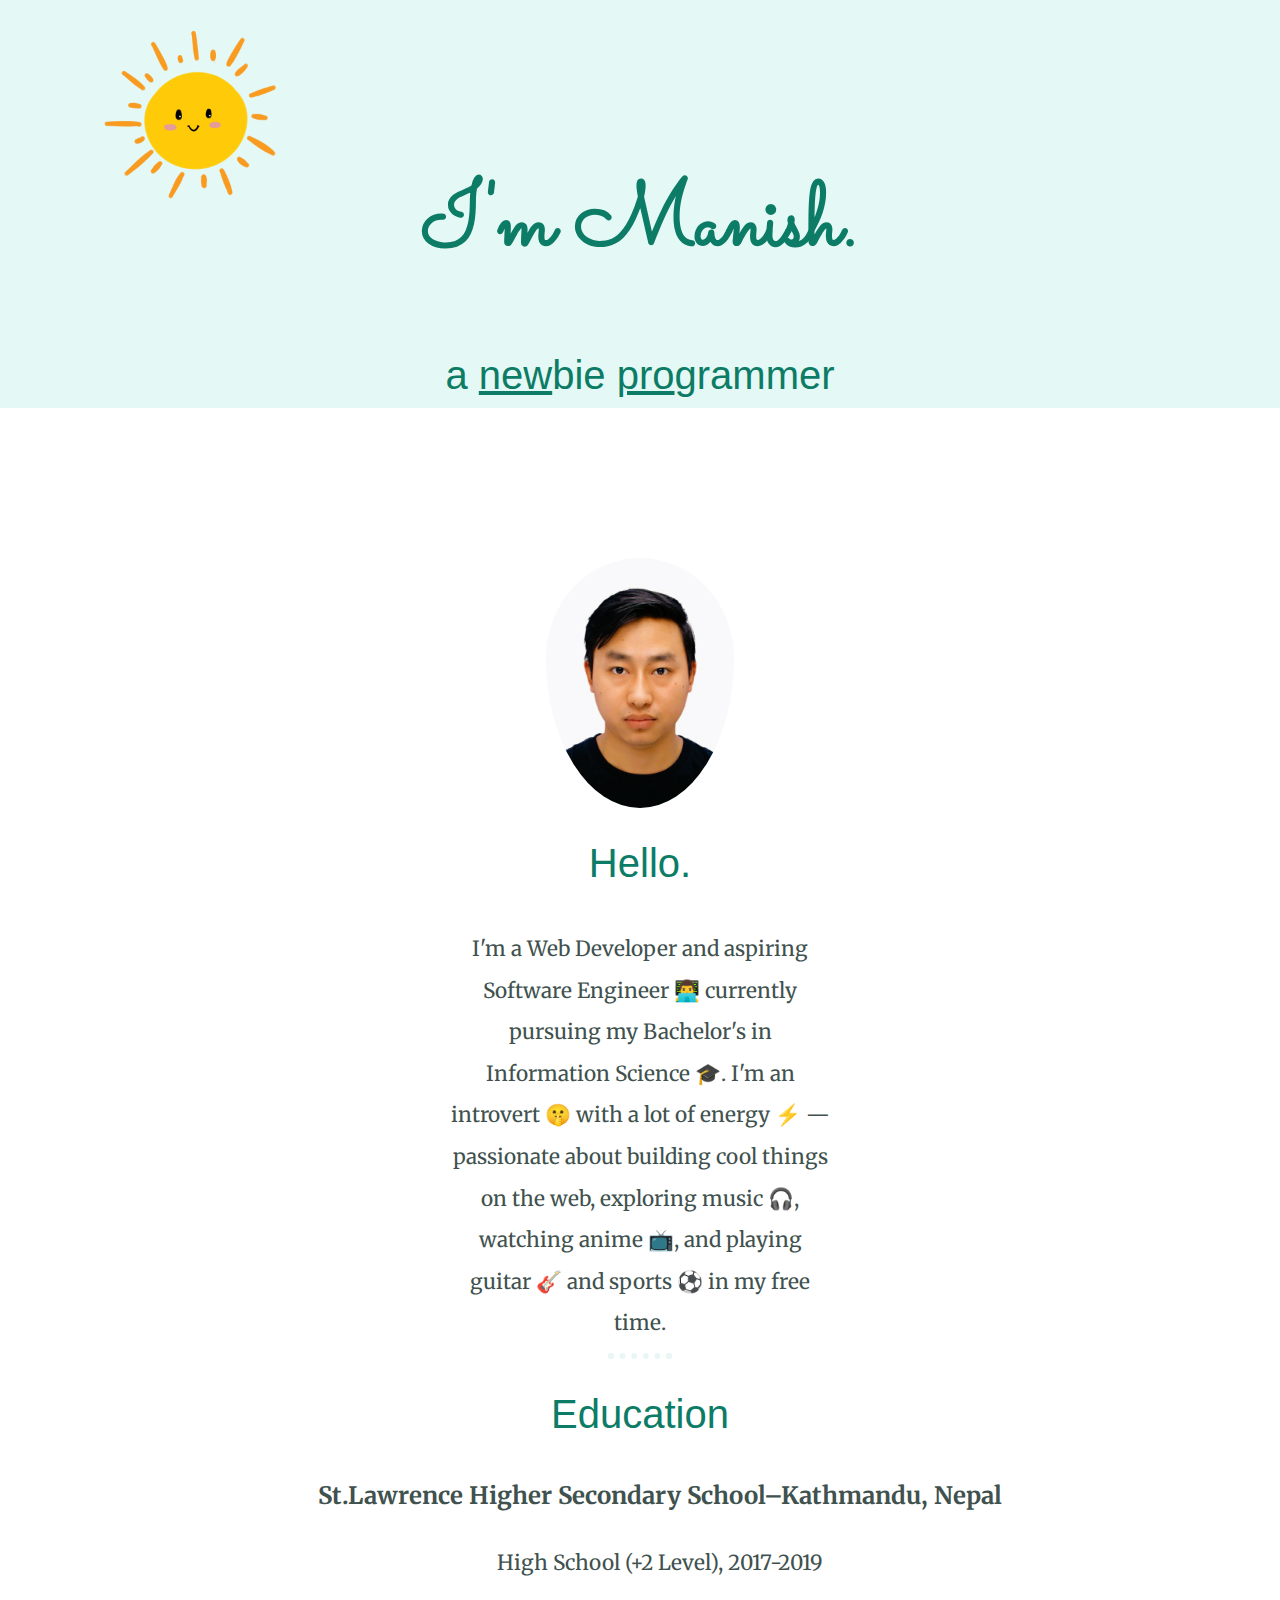
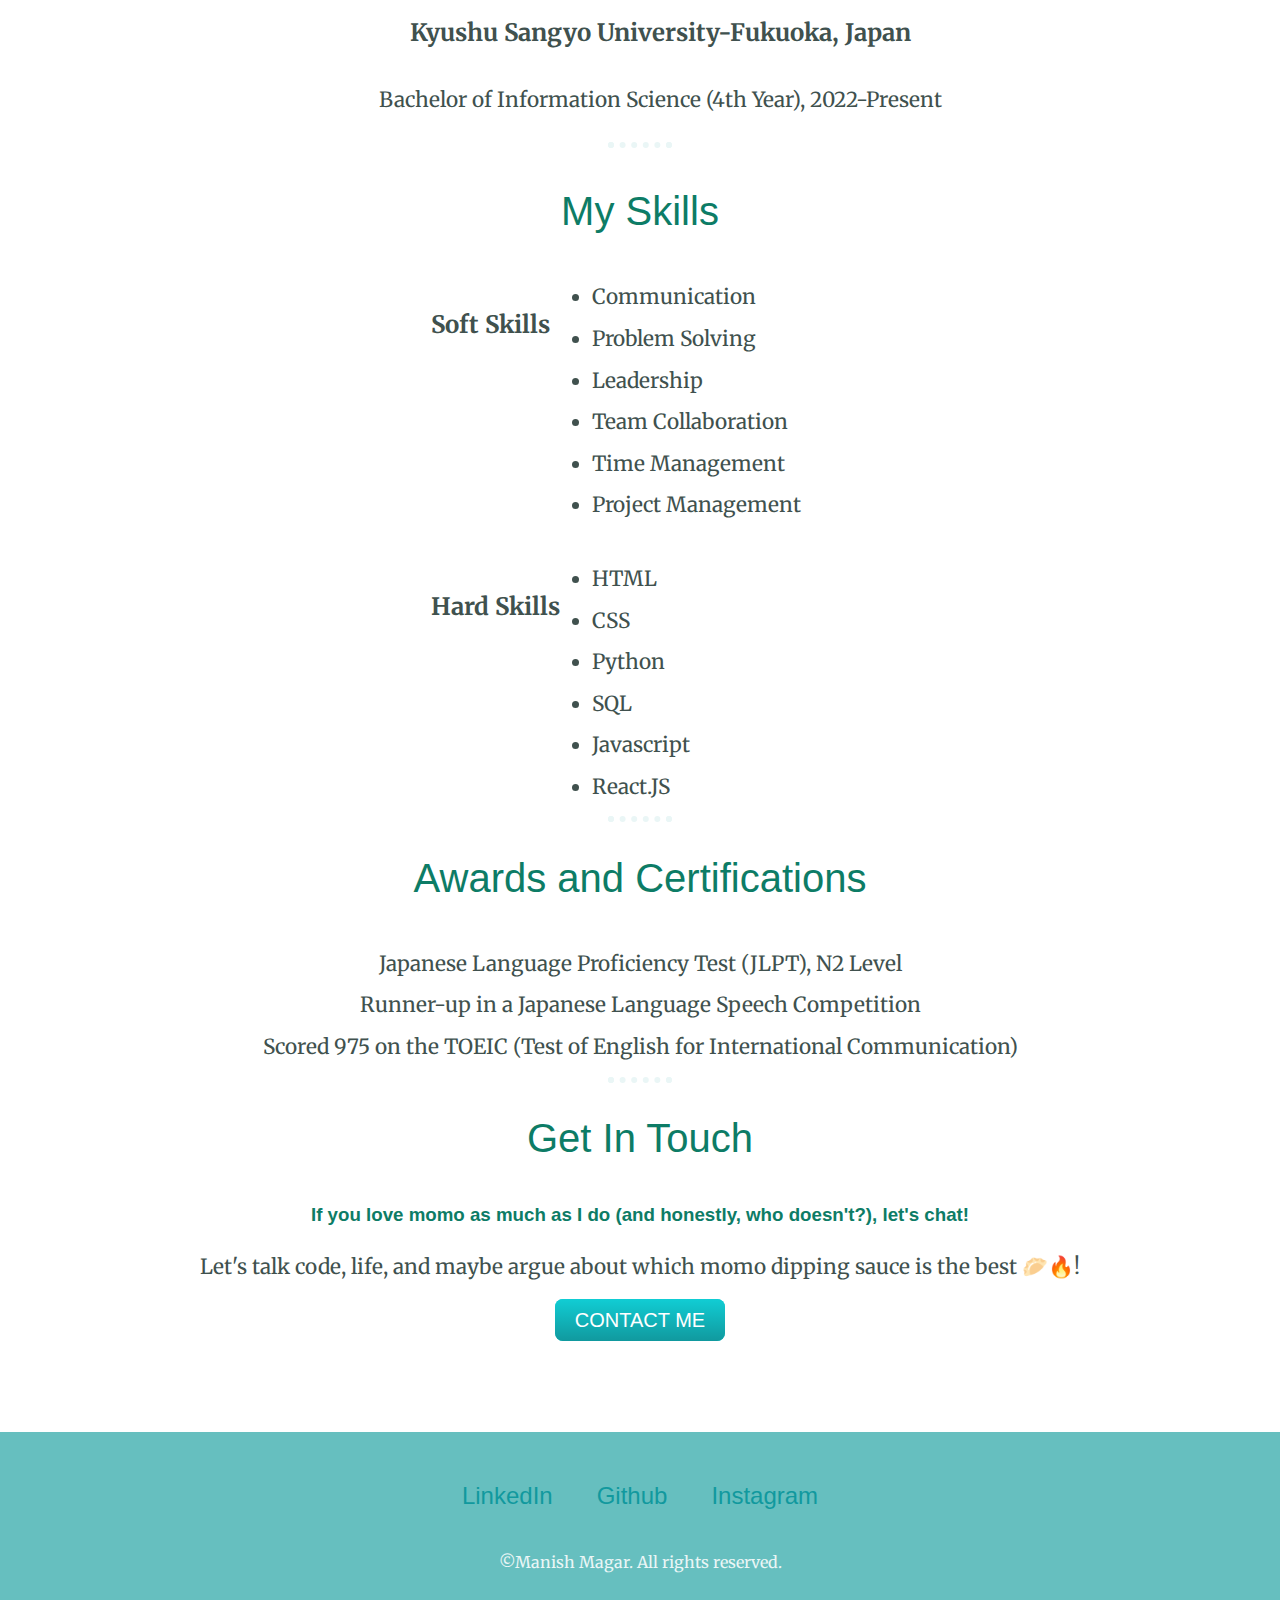
<file: index.html>
<!DOCTYPE html>
<html lang="en">

<head>
    <meta charset="UTF-8">
    <meta name="viewport" content="width=device-width, initial-scale=1.0">
    <title>My Resume</title>
    <link rel="stylesheet" href="./style.css">
    <link rel="preconnect" href="https://fonts.googleapis.com">
    <link rel="preconnect" href="https://fonts.gstatic.com" crossorigin>
    <link
        href="https://fonts.googleapis.com/css2?family=Merriweather:ital,wght@0,300;0,400;0,700;0,900;1,300;1,400;1,700;1,900&amp;family=Sacramento&amp;display=swap"
        rel="stylesheet">
</head>

<body>
    <div class="top-container">
        <img class="cutesun" src="./cute_sun.png" />
        <div class="title-text">
            <h1>I'm Manish.</h1>
            <h2>a <span class="newbie">new</span>bie <span class="pro">pro</span>grammer</h2>
        </div>
    </div>

    <div class="middle-container">
        <div class="profile">
            <div class="profile-intro">
                <div class="profile-image">
                    <img class="profile-img" src="./me.jpg" height="250" alt="" picture of Manish Magar">
                    <h2>Hello.</h2>
                    <p class="intro">I'm a Web Developer and aspiring Software Engineer 👨‍💻 currently pursuing my
                        Bachelor's in Information Science 🎓.
                        I'm an introvert 🤫 with a lot of energy ⚡ — passionate about building cool things on the web,
                        exploring music 🎧, watching anime 📺, and playing guitar 🎸 and sports ⚽ in my free time.

                    </p>
                </div>
            </div>
        </div>
        <hr>

        <div class="education">

            <h2>Education</h2>
            <ul>
                <h4>St.Lawrence Higher Secondary School–Kathmandu, Nepal</h4>

                <p>High School (+2 Level), 2017-2019</p>

                <h4>Kyushu Sangyo University-Fukuoka, Japan</h4>

                <p>Bachelor of Information Science (4th Year), 2022-Present</p>

            </ul>
        </div>
        <hr>

        <div class="skills">
            <h2>My Skills</h2>
            <div class="parent">

                <div class="soft-skills">
                    <h4>Soft Skills</h4>
                </div>

                <div class="soft-list">
                    <li>Communication</li>
                    <li>Problem Solving</li>
                    <li>Leadership</li>
                    <li>Team Collaboration</li>
                    <li>Time Management</li>
                    <li>Project Management</li>
                </div>

                <div class="hard-skills">
                    <h4>Hard Skills</h4>
                </div>

                <div class="hard-list">
                    <li>HTML</li>
                    <li>CSS</li>
                    <li>Python</li>
                    <li>SQL</li>
                    <li>Javascript</li>
                    <li>React.JS</li>
                </div>

            </div>
        </div>
        <hr>

        <div class="awards">
            <h2>Awards and Certifications</h2>
            <div class="awards-list">
                <li>Japanese Language Proficiency Test (JLPT), N2 Level</li>
                <li>Runner-up in a Japanese Language Speech Competition</li>
                <li>Scored 975 on the TOEIC (Test of English for International Communication)</li>
            </div>

        </div>
        <hr>

        <div class="contact-me">
            <h2>Get In Touch</h2>
            <h3>If you love momo as much as I do (and honestly, who doesn't?), let's chat!</h3>
            <p class="contact-message">Let's talk code, life, and maybe argue about which momo dipping sauce is the best
                🥟🔥!</p>
            <a class="btn"
                href="mailto:magarmanish020@gmail.com?subject=Hello%20Manish&body=Hi%20there!%20Let's%20connect.">CONTACT
                ME</a>
        </div>
    </div>
    
    <div class="bottom-container">
        <a class="footer-link" href="https://www.linkedin.com/in/manish-kr-dangal-magar/">LinkedIn</a>
        <a class="footer-link" href="https://github.com/Manish999-dev">Github</a>
        <a class="footer-link" href="https://www.instagram.com/magarmanish_/">Instagram</a>
        <p class="copyright">©Manish Magar. All rights reserved.</p>
    </div>

</body>

</html>
</file>
<file: style.css>
body{
    color: #40514e;
    text-align: center;
    margin:0;
    font-family: "Merriweather", serif;
}

div {
    display: block;
    unicode-bidi: isolate;
}

.background-img{
    position: relative;
    height:100%;
    width:100%;
}


.top-container {
    background-color: #e4f9f5;
    position: relative;
    padding-top: 100px;
}

.middle-container{
    margin: 100px 0;
}

.cutesun{
    position: absolute;
    height: 250px;
    left: 80px;
    top:5px;
}

h2{
    color:#0D7C66;
    font-family: "Montserrat", sans-serif;
    font-size: 2.5rem;
    font-weight: normal;
    padding-bottom: 10px;
}

h2{
    display: block;
    margin-block-start: 0.83em;
    margin-block-end: 0.83em;
    margin-inline-start: 0px;
    margin-inline-end: 0px;
    unicode-bidi: isolate;
}

h1{
    color:#0D7C66;
    font-family: "Sacramento", cursive;
    font-size: 5.625rem;
    margin: 50px auto 0 auto;
}

h1{
    display: block;
    margin-block-start: 0.67em;
    margin-block-end: 0.67em;
    margin-inline-start: 0px;
    margin-inline-end: 0px;
    font-weight: bold;
    unicode-bidi: isolate;
}

h3 {
    color: #0D7C66;
    font-family: "Montserrat", sans-serif;
}

h3 {
    display: block;
    font-size: 1.17em;
    margin-block-start: 1em;
    margin-block-end: 1em;
    margin-inline-start: 0px;
    margin-inline-end: 0px;
    font-weight: bold;
    unicode-bidi: isolate;
}

h4{
    font-size:1.5rem;
}

hr {
    border: dotted #eaf6f6 6px;
    border-bottom: none;
    width: 4%;
    margin: 100px auto;
}

hr {
    display: block;
    margin-block-start: 0.5em;
    margin-block-end: 0.5em;
    margin-inline-start: auto;
    margin-inline-end: auto;
    unicode-bidi: isolate;
    overflow: hidden;
}

.newbie{
    text-decoration: underline;
}

.pro{
    text-decoration:underline;
}

.profile{
    flex:1;
}

p{
    line-height: 2;
    font-size: 1.3rem;
}

p{
    display: block;
    margin-block-start: 1em;
    margin-block-end: 1em;
    margin-inline-start: 0px;
    margin-inline-end: 0px;
    unicode-bidi: isolate;
}

li{
    line-height: 2;
    font-size:1.3rem;
}


.profile-image{
    display:flex;
    justify-content: center;
    align-items: center;
    flex-direction:column;
}
.profile-img{
    padding-top: 50px;
    border-radius: 50%;
}

.intro{
    width: 30%;
    margin: auto;
}

.skills {
    display: flex;
    justify-content: center;
    align-items: center;
    flex-direction: column;
}

.parent {
    display: grid;
    grid-template-columns: 1fr 2fr;  /* Balanced but still weighted */
    gap: 2rem;
    max-width: 800px;               /* Optional: controls max width */
    margin: 0 auto;                 /* Horizontally center the grid */
    text-align: left;
  }

.btn {
    background: #11cdd4;
    background-image: -webkit-linear-gradient(top, #11cdd4, #11999e);
    background-image: -moz-linear-gradient(top, #11cdd4, #11999e);
    background-image: -ms-linear-gradient(top, #11cdd4, #11999e);
    background-image: -o-linear-gradient(top, #11cdd4, #11999e);
    background-image: linear-gradient(to bottom, #11cdd4, #11999e);
    -webkit-border-radius: 8;
    -moz-border-radius: 8;
    border-radius: 8px;
    font-family: "Montserrat", sans-serif;
    color: #ffffff;
    font-size: 20px;
    padding: 10px 20px 10px 20px;
    text-decoration: none;
}

.bottom-container {
    background-color: #66bfbf;
    padding: 50px 0 20px;
}

a {
    color: #11999e;
    font-family: "Montserrat", sans-serif;
    font-size: 1.5rem;
    margin: 10px 20px;
    text-decoration: none;
}

.copyright{
    color: #eaf6f6;
    font-size: 1rem;
    padding: 20px 0;
}
</file>
